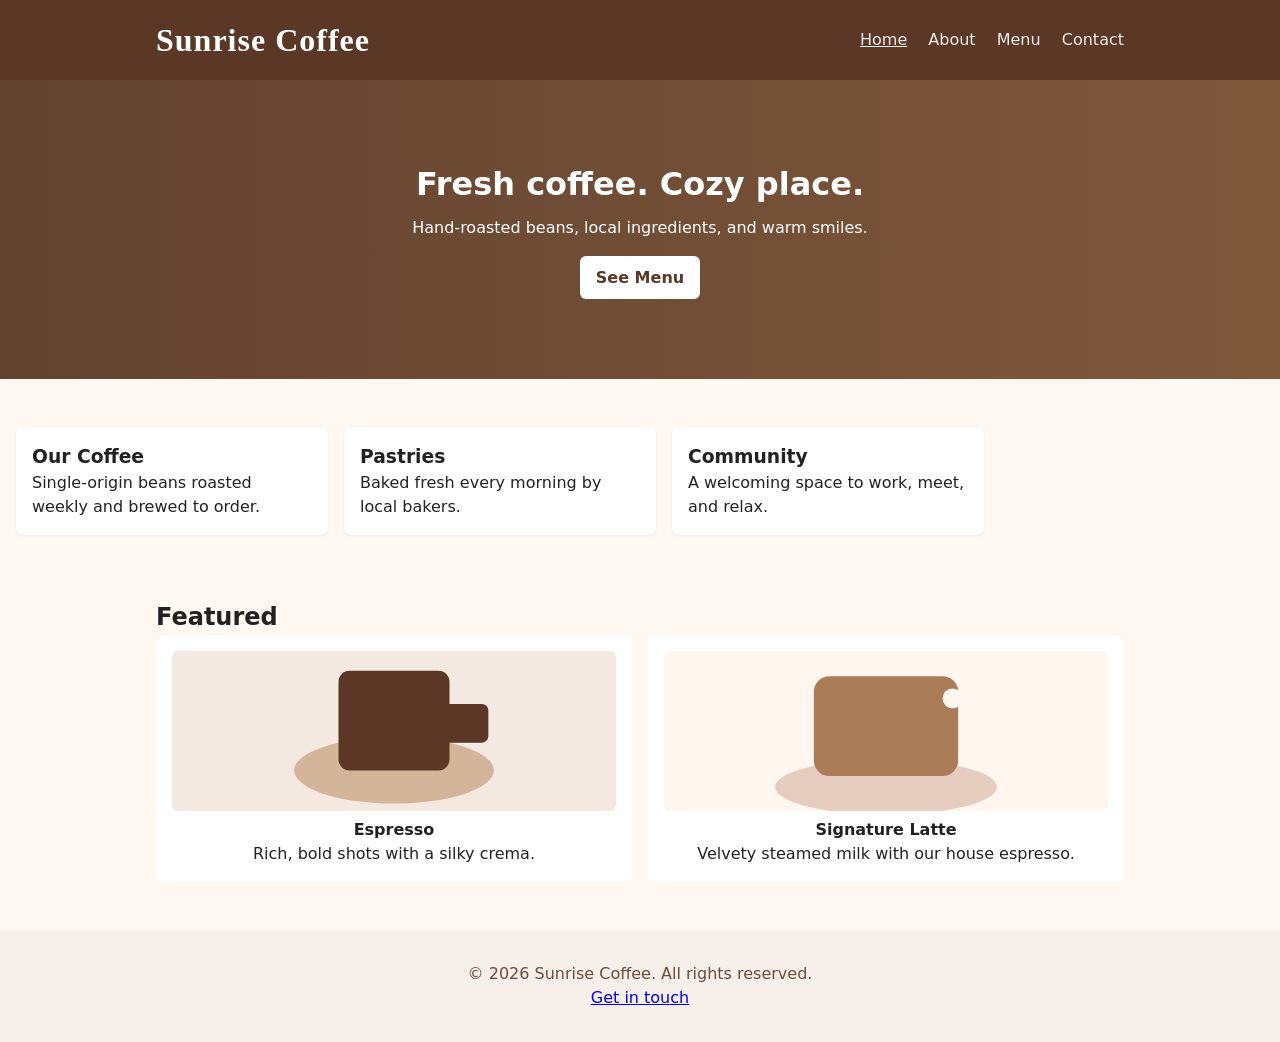
<file: index.html>
<!doctype html>
<html lang="en">
  <head>
    <meta charset="UTF-8" />
    <meta name="viewport" content="width=device-width, initial-scale=1.0" />
    <title>Sunrise Coffee — Home</title>
    <link rel="stylesheet" href="assets/css/styles.css">
  </head>
  <body>
    <header class="site-header">
      <div class="container">
        <h1 class="brand">Sunrise Coffee</h1>
        <nav>
          <a href="index.html" class="active">Home</a>
          <a href="About.html">About</a>
          <a href="menu.html">Menu</a>
          <a href="contact.html">Contact</a>
        </nav>
      </div>
    </header>

    <main>
      <section class="hero">
        <div class="container">
          <h2>Fresh coffee. Cozy place.</h2>
          <p>Hand-roasted beans, local ingredients, and warm smiles.</p>
          <a href="menu.html" class="btn">See Menu</a>
        </div>
      </section>

      <section class="features container">
        <article>
          <h3>Our Coffee</h3>
          <p>Single-origin beans roasted weekly and brewed to order.</p>
        </article>
        <article>
          <h3>Pastries</h3>
          <p>Baked fresh every morning by local bakers.</p>
        </article>
        <article>
          <h3>Community</h3>
          <p>A welcoming space to work, meet, and relax.</p>
        </article>
      </section>

      <section class="featured container">
        <h2>Featured</h2>
        <div class="cards">
          <div class="card">
            <img src="assets/images/espresso.svg" alt="Espresso">
            <h4>Espresso</h4>
            <p>Rich, bold shots with a silky crema.</p>
          </div>
          <div class="card">
            <img src="assets/images/latte.svg" alt="Latte">
            <h4>Signature Latte</h4>
            <p>Velvety steamed milk with our house espresso.</p>
          </div>
        </div>
      </section>
    </main>

    <footer class="site-footer">
      <div class="container">
        <p>&copy; 2026 Sunrise Coffee. All rights reserved.</p>
        <p><a href="contact.html">Get in touch</a></p>
      </div>
    </footer>
  </body>
</html>
</file>
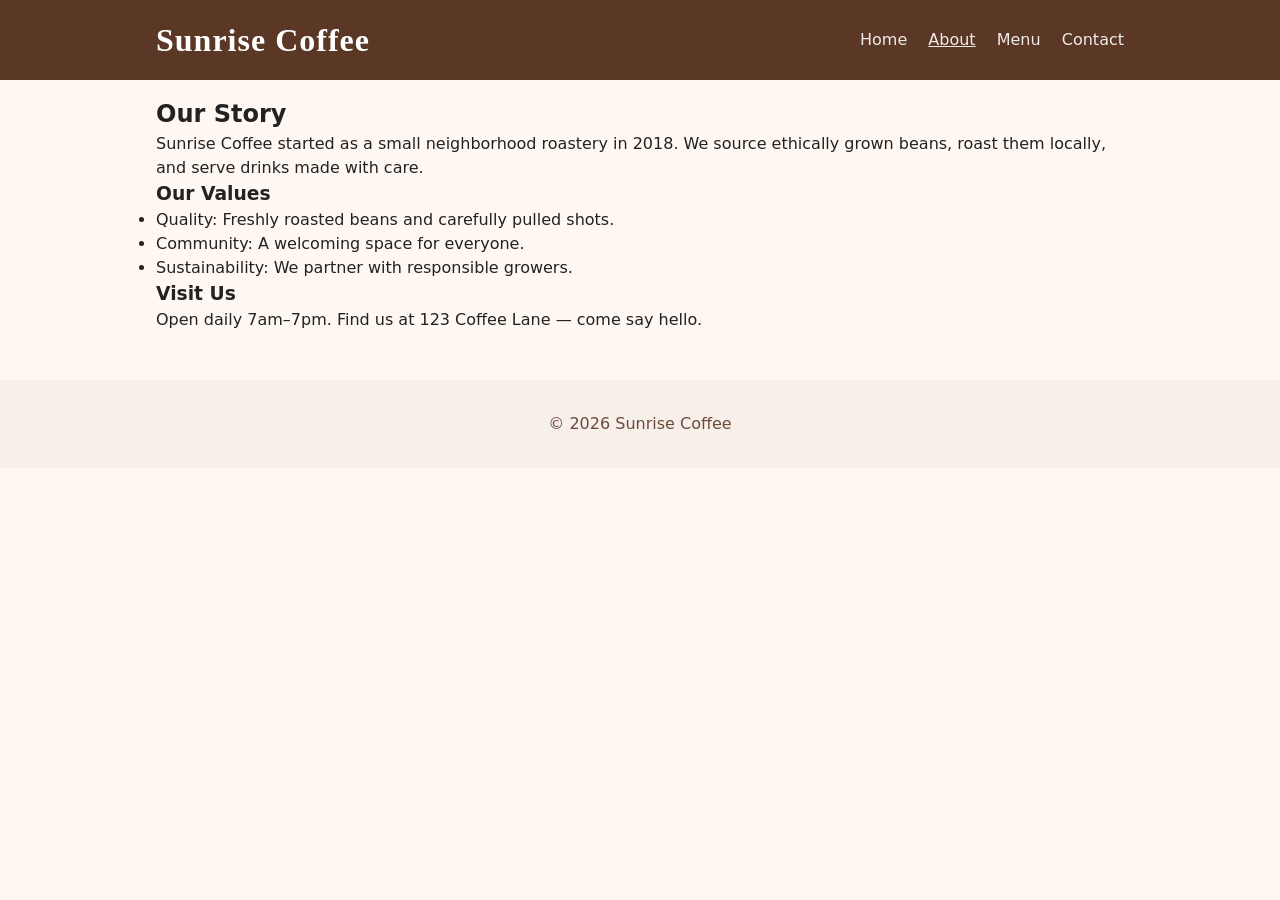
<file: About.html>
<!DOCTYPE html>
<html lang="en">
<head>
        <meta charset="UTF-8">
        <meta name="viewport" content="width=device-width, initial-scale=1.0">
        <title>About — Sunrise Coffee</title>
        <link rel="stylesheet" href="assets/css/styles.css">
    </head>
    <body>
        <header class="site-header">
            <div class="container">
                <h1 class="brand">Sunrise Coffee</h1>
                <nav>
                    <a href="index.html">Home</a>
                    <a href="About.html" class="active">About</a>
                    <a href="menu.html">Menu</a>
                    <a href="contact.html">Contact</a>
                </nav>
            </div>
        </header>

        <main class="container about">
            <h2>Our Story</h2>
            <p>Sunrise Coffee started as a small neighborhood roastery in 2018. We source ethically grown beans, roast them locally, and serve drinks made with care.</p>

            <h3>Our Values</h3>
            <ul>
                <li>Quality: Freshly roasted beans and carefully pulled shots.</li>
                <li>Community: A welcoming space for everyone.</li>
                <li>Sustainability: We partner with responsible growers.</li>
            </ul>

            <h3>Visit Us</h3>
            <p>Open daily 7am–7pm. Find us at 123 Coffee Lane — come say hello.</p>
        </main>

        <footer class="site-footer">
            <div class="container">
                <p>&copy; 2026 Sunrise Coffee</p>
            </div>
        </footer>

    </body>
</html>
</file>
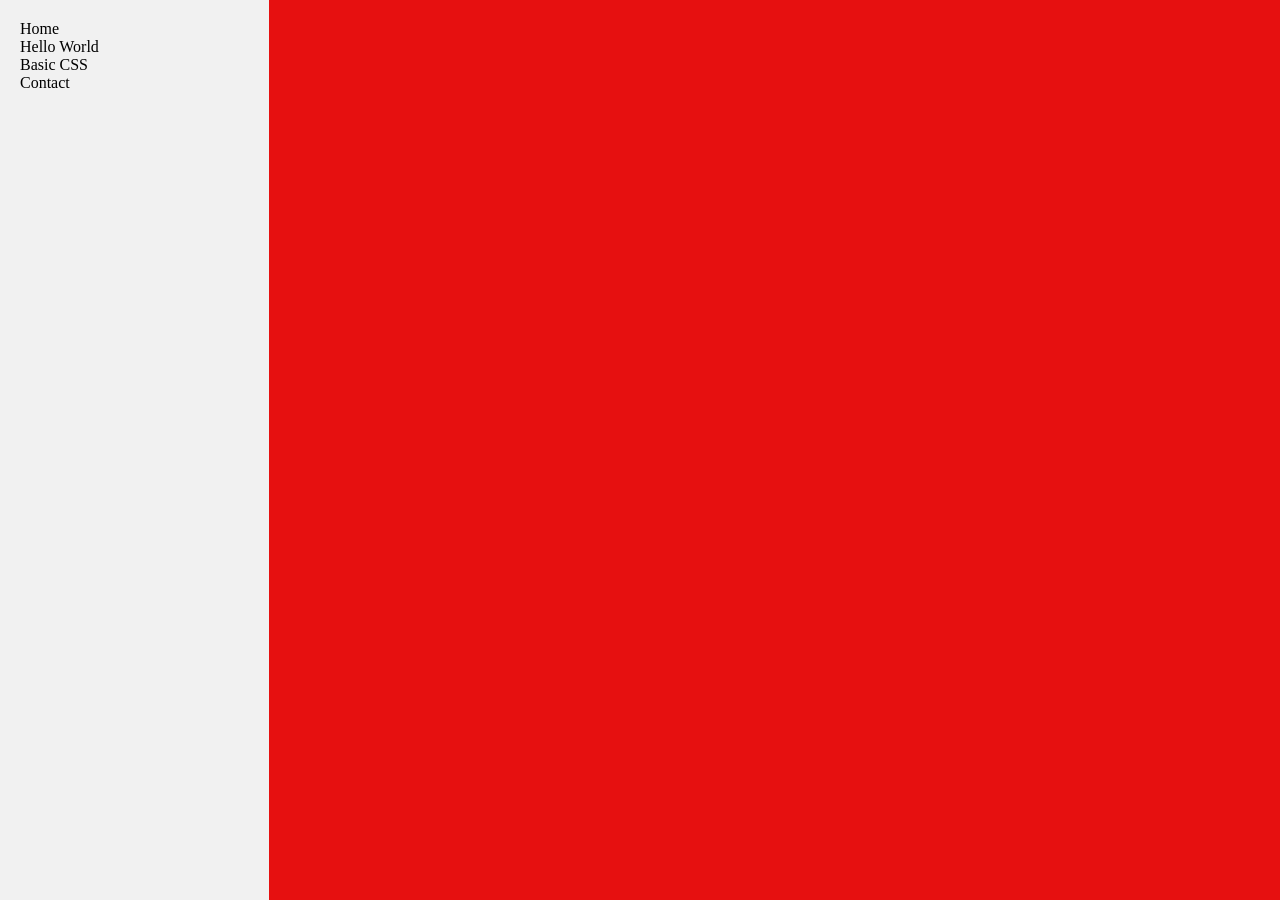
<file: basiccss.html>
<!doctype html>
<html lang="en">
  <head>
    <meta charset="UTF-8" />
    <meta name="viewport" content="width=device-width, initial-scale=1.0" />
    <title>Document</title>
  </head>
  <body>
    <style>
      ol{
        list-style-type: none;
        padding: 0;
        margin: 0;
      }
      a{
        text-decoration: none;
        color: black;
      }

      .left-panel{
        position: fixed;
        top: 0;
        left: 0;
        width: 20%;
        height: 100%;
        background-color: #f1f1f1;
        padding: 20px;
        overflow: scroll;
      }
       
      .right-panel{
        position: fixed;
        top: 0;
        left: 21%;
        width: 80%;
        height: 100%;
        background-color: #e61010;
        padding: 20px;
        overflow: scroll;
      }
      
    </style>


<div class="left-panel">
  <ol>
    <li><a href="index.html" target="mainFrame">Home</a></li>
    <li><a href="hello_world.html" target="mainFrame">Hello World</a></li>
    <li><a href="basiccss.html" target="mainFrame">Basic CSS</a></li>
    <li><a href="contact.html" target="mainFrame">Contact</a></li>
  </ol>
</div>

<div class="right-panel">

  <iframe src="" frameborder="0" name="mainFrame" width="100%" height="100%"  left="21%"></iframe>

</div>


  </body>
</html>
</file>
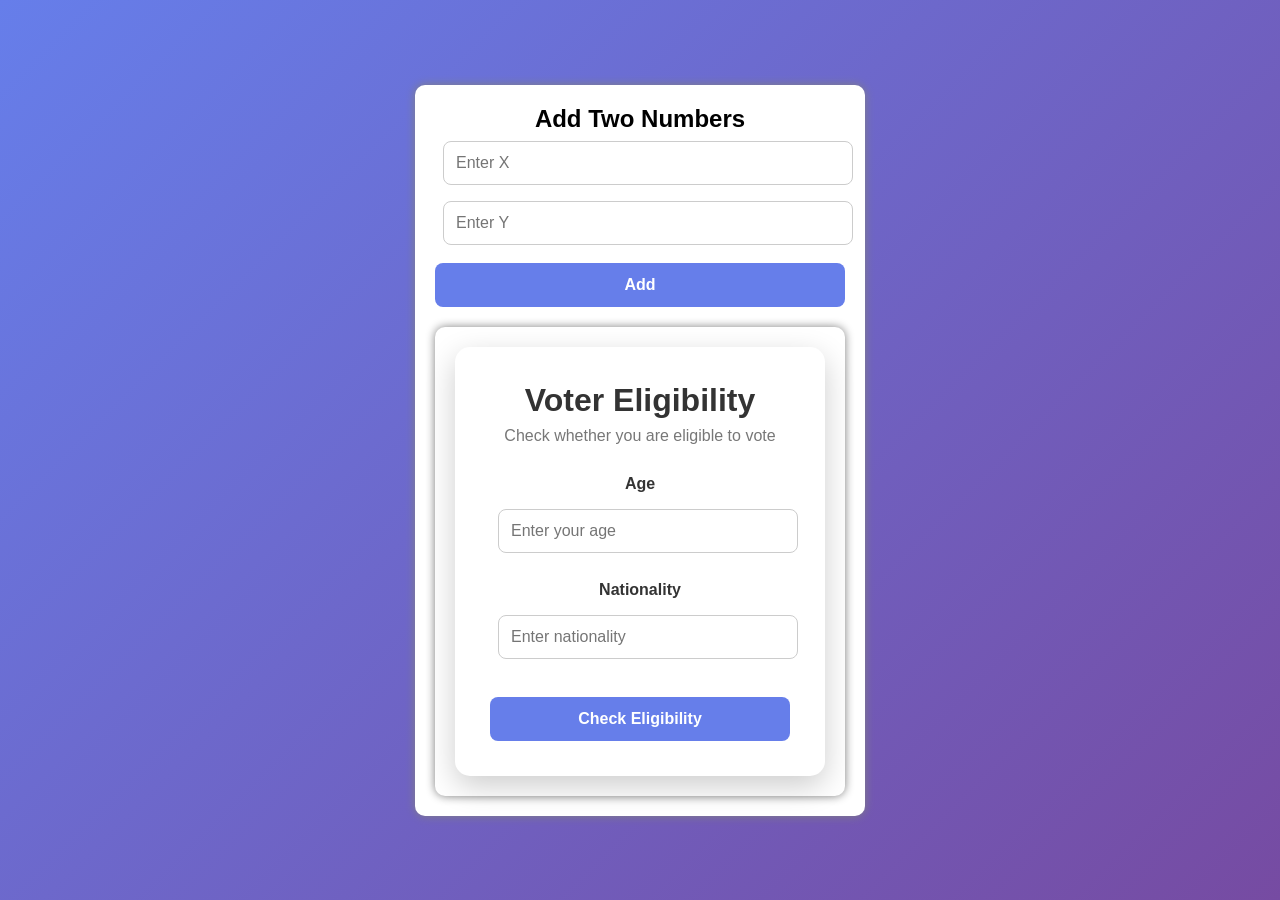
<file: be.html>
<!DOCTYPE html>
<html lang="en">
<head>
    <meta charset="UTF-8">
    <meta name="viewport" content="width=device-width, initial-scale=1.0">
    <title>Add Numbers</title>

    <style>
        body {
            font-family: Arial, sans-serif;
            background: #f2f2f2;
            display: flex;
            justify-content: center;
            align-items: center;
            height: 100vh;
        }

        .container {
            background: white;
            padding: 30px;
            width: 300px;
            text-align: center;
            border-radius: 10px;
            box-shadow: 0 0 10px gray;
        }

        input {
            width: 90%;
            padding: 10px;
            margin: 8px;
            font-size: 16px;
        }

        button {
            padding: 10px 25px;
            margin-top: 10px;
            background: #007bff;
            color: white;
            border: none;
            border-radius: 5px;
            cursor: pointer;
        }

        button:hover {
            background: #0056b3;
        }

        #result {
            margin-top: 20px;
            font-size: 20px;
            font-weight: bold;
        }

        * {
    margin: 0;
    padding: 0;
    box-sizing: border-box;
}

body {
    font-family: Arial, sans-serif;
    background: linear-gradient(135deg, #667eea, #764ba2);

    min-height: 100vh;

    display: flex;
    justify-content: center;
    align-items: center;
}

.container {
    width: 100%;
    max-width: 450px;
    padding: 20px;
}

.card {
    background: white;
    padding: 35px;

    border-radius: 15px;

    box-shadow: 0 10px 30px rgba(0, 0, 0, 0.2);
}

h1 {
    text-align: center;
    margin-bottom: 8px;
    color: #333;
}

.subtitle {
    text-align: center;
    color: #777;
    margin-bottom: 30px;
}

.form-group {
    margin-bottom: 20px;
}

label {
    display: block;
    margin-bottom: 8px;

    font-weight: bold;
    color: #333;
}

input {
    width: 100%;

    padding: 12px;

    border: 1px solid #ccc;
    border-radius: 8px;

    font-size: 16px;

    outline: none;
}

input:focus {
    border-color: #667eea;
}

button {
    width: 100%;

    padding: 13px;

    border: none;
    border-radius: 8px;

    background: #667eea;
    color: white;

    font-size: 16px;
    font-weight: bold;

    cursor: pointer;
}

button:hover {
    background: #5568d9;
}

.result {
    margin-top: 25px;

    padding: 15px;

    border-radius: 8px;

    text-align: center;

    font-size: 18px;
    font-weight: bold;

    display: none;
}
    </style>
</head>

<body>

<div class="container">

    <h2>Add Two Numbers</h2>

    <input type="number" id="x" placeholder="Enter X">

    <input type="number" id="y" placeholder="Enter Y">

    <button onclick="addNumbers()">Add</button>

    <div id="result"></div>

      <div class="container">

        <div class="card">

            <h1>Voter Eligibility</h1>
            <p class="subtitle">Check whether you are eligible to vote</p>

            <form id="voterForm">

                <div class="form-group">
                    <label for="age">Age</label>
                    <input
                        type="number"
                        id="age"
                        placeholder="Enter your age"
                        min="1"
                        required
                    >
                </div>

                <div class="form-group">
                    <label for="nationality">Nationality</label>
                    <input
                        type="text"
                        id="nationality"
                        placeholder="Enter nationality"
                        required
                    >
                </div>

                <button type="submit">
                    Check Eligibility
                </button>

            </form>

            <div id="resultTwo" class="result"></div>

</div>

<script>

    function addNumbers() {

        let x = document.getElementById("x").value;
        let y = document.getElementById("y").value;

        fetch(`http://localhost:8080/prc/add?x=${x}&y=${y}`)
            .then(response => response.json())
            .then(data => {

                document.getElementById("result").innerText =
                    "Result: " + data;

            })
            .catch(error => {

                console.error(error);

                document.getElementById("result").innerText =
                    "Error connecting to server";

            });
    }

    const voterForm = document.getElementById("voterForm");
const result = document.getElementById("resultTwo");

voterForm.addEventListener("submit", async function (event) {

    event.preventDefault();

    const age = document.getElementById("age").value;
    const nationality = document.getElementById("nationality").value;

    alert(`Age: ${age}, Nationality: ${nationality}`);
    const voterData = {
        age: Number(age),
        nationality: nationality
    };

    result.style.display = "block";
    result.innerHTML = "Checking...";

    try {

        const response = await fetch("http://localhost:8080/prc/voter", {
            method: "POST",

            headers: {
                "Content-Type": "application/json"
            },

            body: JSON.stringify(voterData)
        });

        alert("Response status:", response);
        if (!response.ok) {
            throw new Error("HTTP Error: " + response.status);
        }

        // Your API returns a String
        const data = await response.text();

        result.innerHTML = data;

    } catch (error) {

        console.error(error);

        result.innerHTML =
            "Unable to connect to the server.";

    }

});

</script>

</body>
</html>
</file>
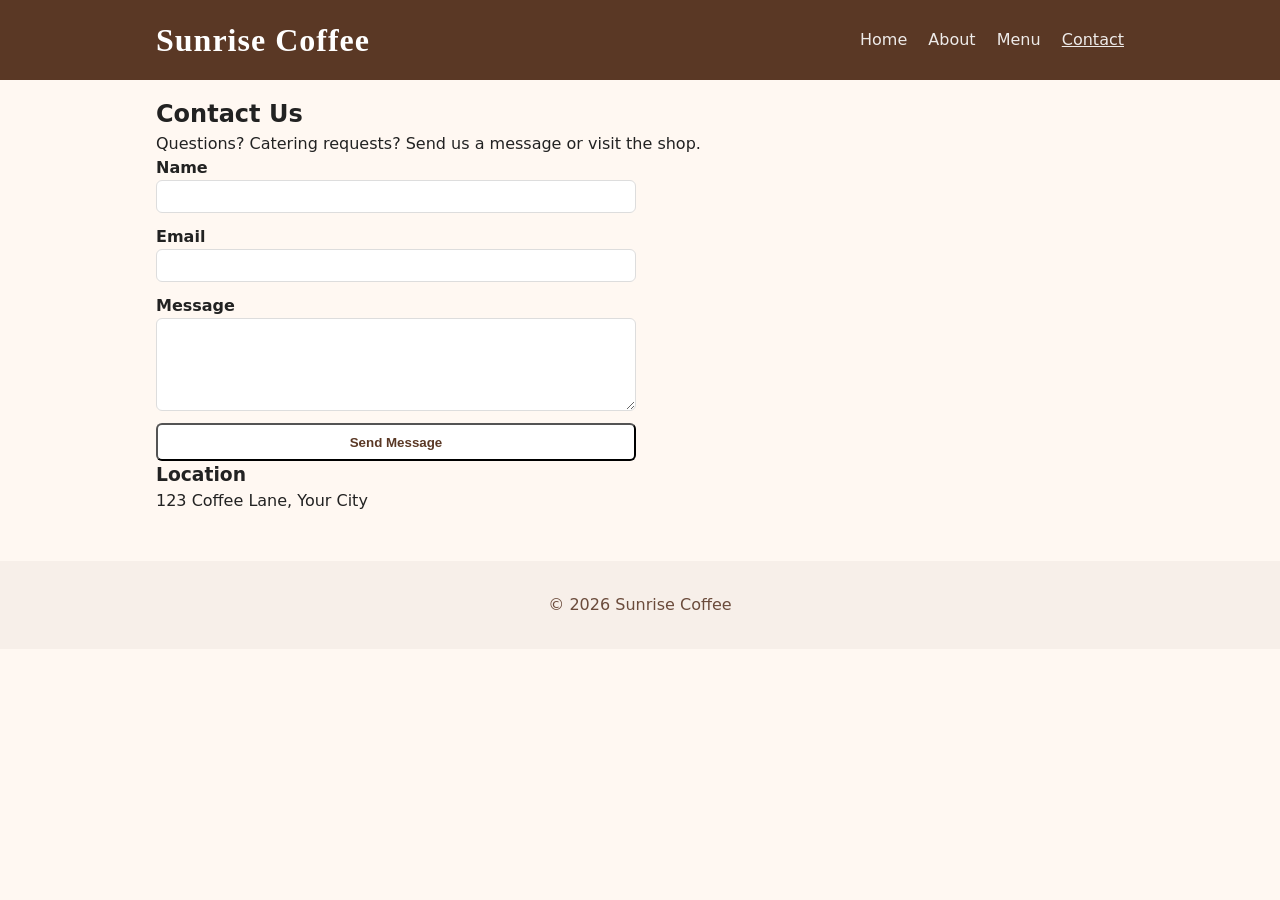
<file: contact.html>
<!doctype html>
<html lang="en">
  <head>
    <meta charset="utf-8" />
    <meta name="viewport" content="width=device-width, initial-scale=1" />
    <title>Contact — Sunrise Coffee</title>
    <link rel="stylesheet" href="assets/css/styles.css">
  </head>
  <body>
    <header class="site-header">
      <div class="container">
        <h1 class="brand">Sunrise Coffee</h1>
        <nav>
          <a href="index.html">Home</a>
          <a href="About.html">About</a>
          <a href="menu.html">Menu</a>
          <a href="contact.html" class="active">Contact</a>
        </nav>
      </div>
    </header>

    <main class="container contact">
      <h2>Contact Us</h2>
      <p>Questions? Catering requests? Send us a message or visit the shop.</p>

      <form action="#" class="contact-form">
        <label>Name<input type="text" name="name" required></label>
        <label>Email<input type="email" name="email" required></label>
        <label>Message<textarea name="message" rows="5" required></textarea></label>
        <button type="submit" class="btn">Send Message</button>
      </form>

      <h3>Location</h3>
      <p>123 Coffee Lane, Your City</p>
    </main>

    <footer class="site-footer">
      <div class="container">
        <p>&copy; 2026 Sunrise Coffee</p>
      </div>
    </footer>
  </body>
</html>
</file>
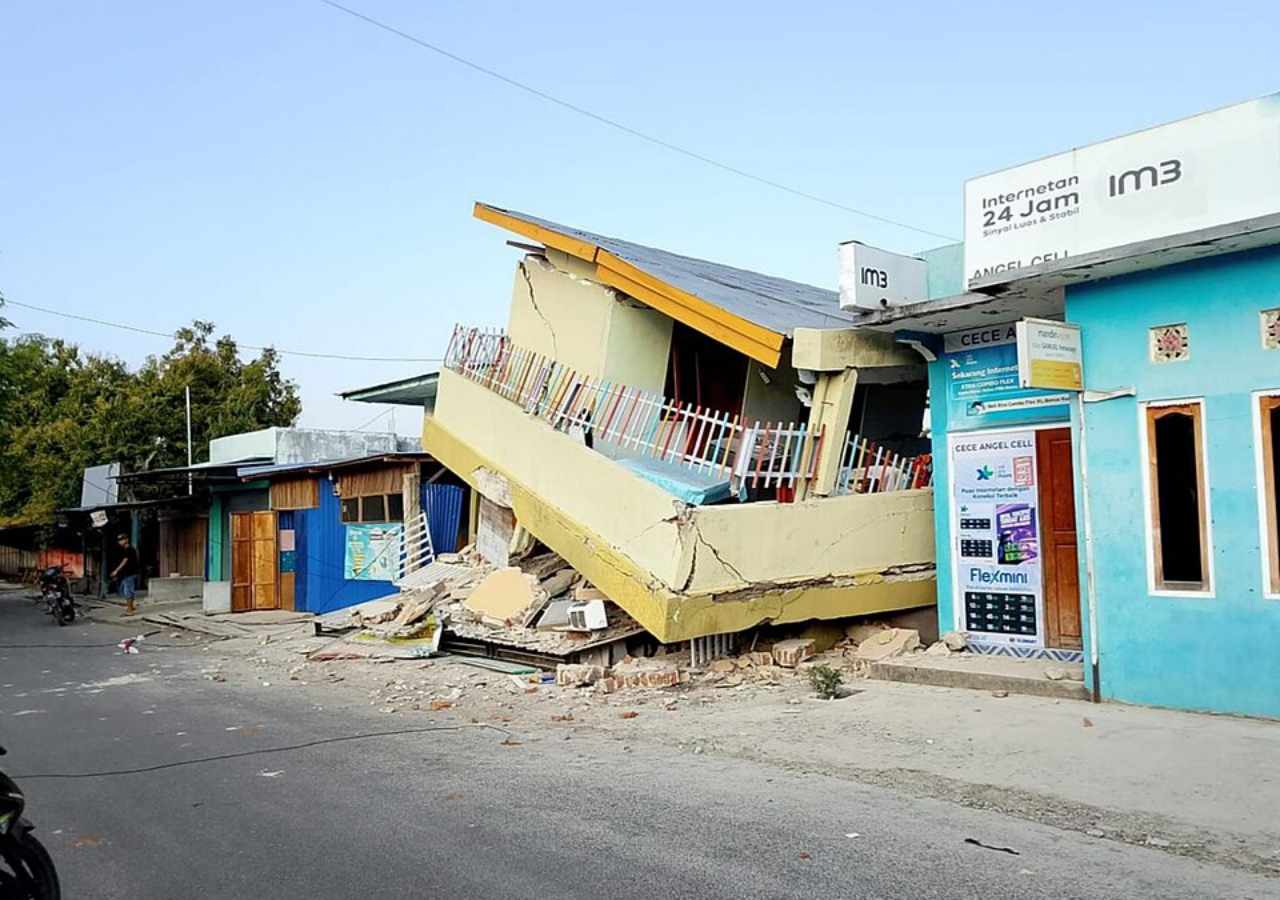
<file: hello_world.html>
<!DOCTYPE html>
<html lang="en">
<head>
    <meta charset="UTF-8">
    <meta name="viewport" content="width=device-width, initial-scale=1.0">
    <title>Document</title>
</head>
<body>
   <style>
    body{
        background-image: url(./assets/images/test_earthquake.jpg);
        background-size: cover;
    }
   </style>
    
</body>
</html>
</file>
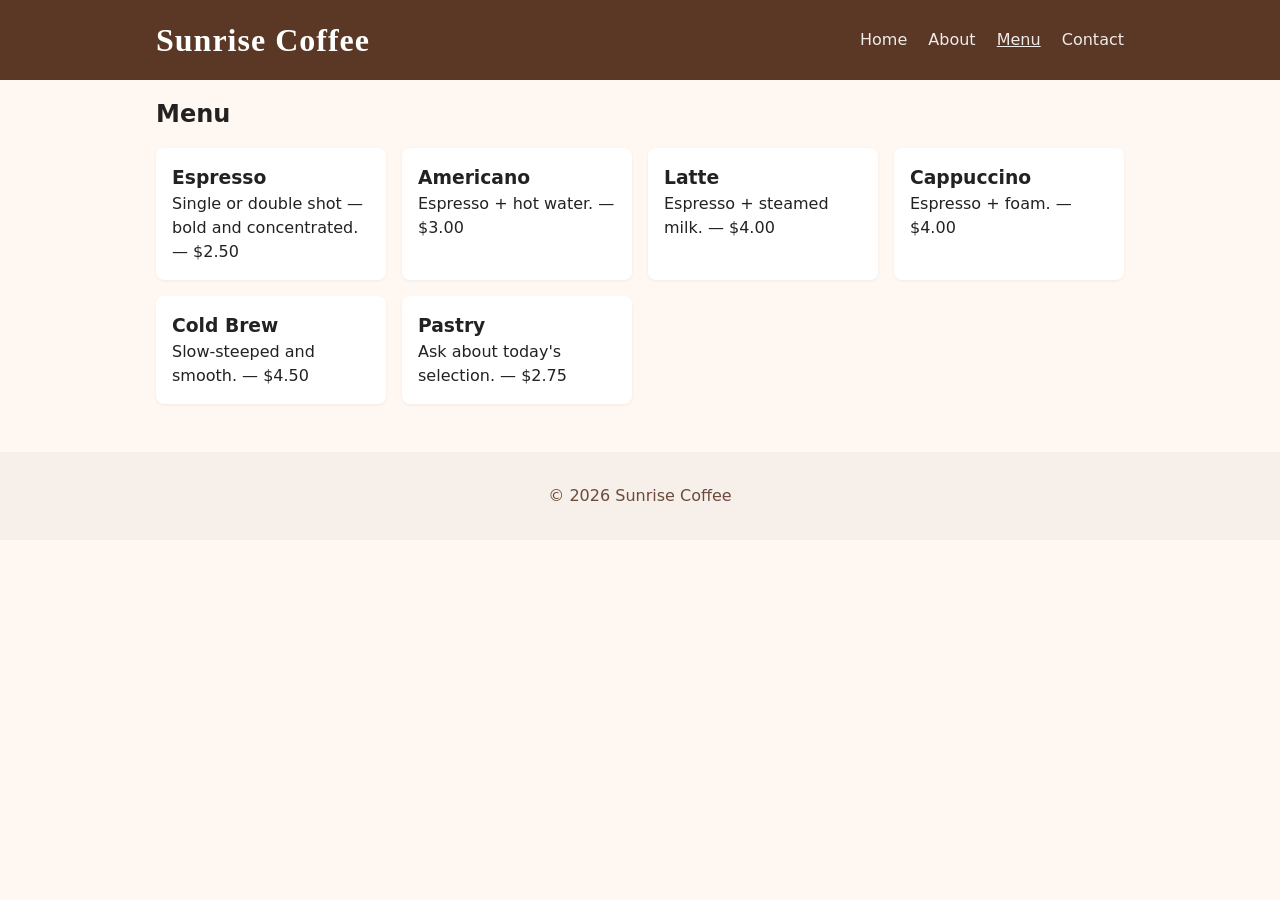
<file: menu.html>
<!doctype html>
<html lang="en">
  <head>
    <meta charset="utf-8" />
    <meta name="viewport" content="width=device-width, initial-scale=1" />
    <title>Menu — Sunrise Coffee</title>
    <link rel="stylesheet" href="assets/css/styles.css">
  </head>
  <body>
    <header class="site-header">
      <div class="container">
        <h1 class="brand">Sunrise Coffee</h1>
        <nav>
          <a href="index.html">Home</a>
          <a href="About.html">About</a>
          <a href="menu.html" class="active">Menu</a>
          <a href="contact.html">Contact</a>
        </nav>
      </div>
    </header>

    <main class="container">
      <h2>Menu</h2>
      <section class="menu-grid">
        <div class="menu-item">
          <h3>Espresso</h3>
          <p>Single or double shot — bold and concentrated. — $2.50</p>
        </div>
        <div class="menu-item">
          <h3>Americano</h3>
          <p>Espresso + hot water. — $3.00</p>
        </div>
        <div class="menu-item">
          <h3>Latte</h3>
          <p>Espresso + steamed milk. — $4.00</p>
        </div>
        <div class="menu-item">
          <h3>Cappuccino</h3>
          <p>Espresso + foam. — $4.00</p>
        </div>
        <div class="menu-item">
          <h3>Cold Brew</h3>
          <p>Slow-steeped and smooth. — $4.50</p>
        </div>
        <div class="menu-item">
          <h3>Pastry</h3>
          <p>Ask about today's selection. — $2.75</p>
        </div>
      </section>
    </main>

    <footer class="site-footer">
      <div class="container">
        <p>&copy; 2026 Sunrise Coffee</p>
      </div>
    </footer>
  </body>
</html>
</file>
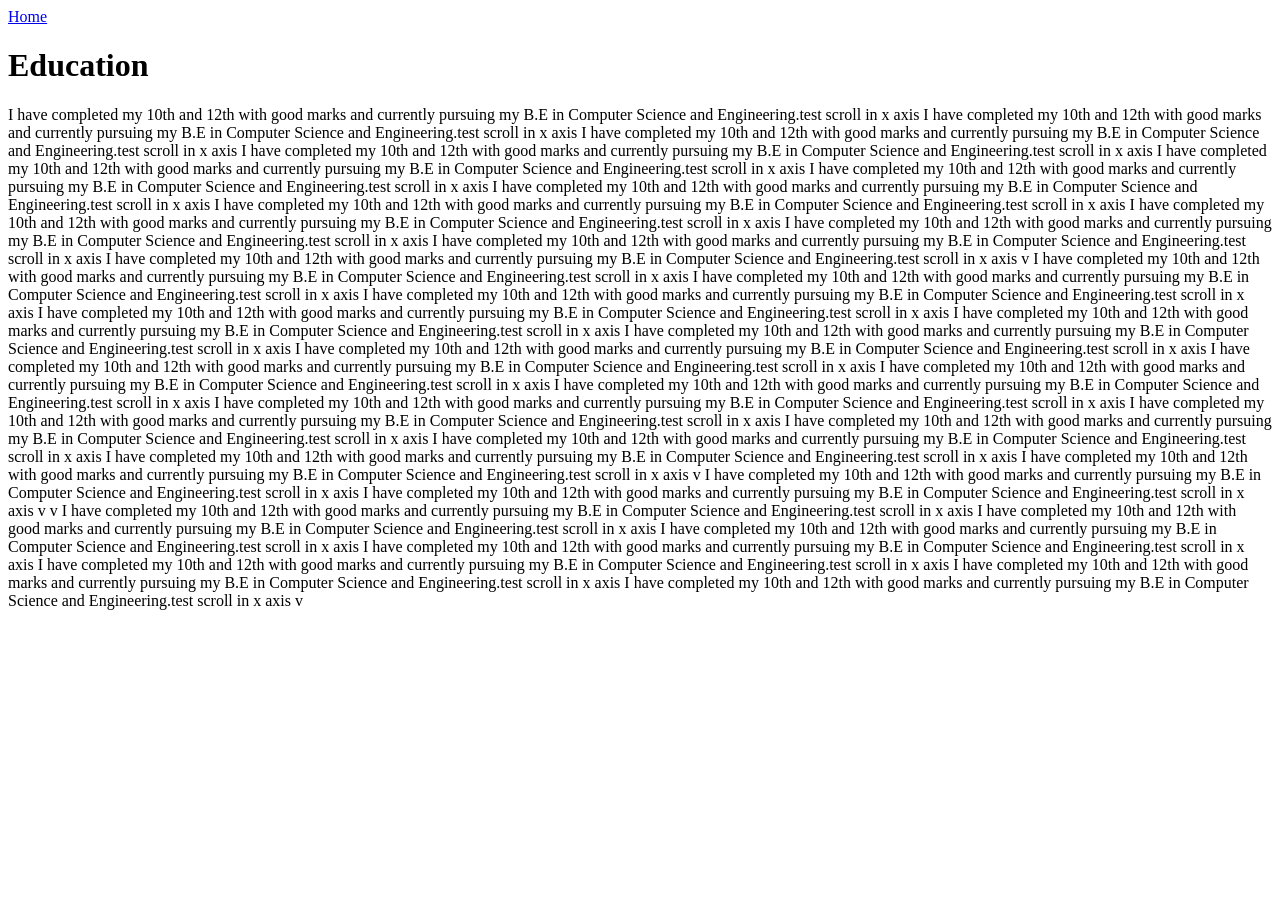
<file: Services/Education.html>
<!DOCTYPE html>
<html lang="en">
<head>
    <meta charset="UTF-8">
    <meta name="viewport" content="width=device-width, initial-scale=1.0">
    <title>Education</title>
</head>
<body>
<style>
    
</style>
    <a href="../index.html">Home</a>
   <h1>Education</h1>
    <p>
        I have completed my 10th and 12th with good marks and currently pursuing my B.E in Computer Science and Engineering.test scroll in x axis      I have completed my 10th and 12th with good marks and currently pursuing my B.E in Computer Science and Engineering.test scroll in x axis      I have completed my 10th and 12th with good marks and currently pursuing my B.E in Computer Science and Engineering.test scroll in x axis 
             I have completed my 10th and 12th with good marks and currently pursuing my B.E in Computer Science and Engineering.test scroll in x axis 
                  I have completed my 10th and 12th with good marks and currently pursuing my B.E in Computer Science and Engineering.test scroll in x axis 
                       I have completed my 10th and 12th with good marks and currently pursuing my B.E in Computer Science and Engineering.test scroll in x axis 
                            I have completed my 10th and 12th with good marks and currently pursuing my B.E in Computer Science and Engineering.test scroll in x axis 
                                 I have completed my 10th and 12th with good marks and currently pursuing my B.E in Computer Science and Engineering.test scroll in x axis 

                                      I have completed my 10th and 12th with good marks and currently pursuing my B.E in Computer Science and Engineering.test scroll in x axis 
                                           I have completed my 10th and 12th with good marks and currently pursuing my B.E in Computer Science and Engineering.test scroll in x axis 
                                                I have completed my 10th and 12th with good marks and currently pursuing my B.E in Computer Science and Engineering.test scroll in x axis 
                                                     I have completed my 10th and 12th with good marks and currently pursuing my B.E in Computer Science and Engineering.test scroll in x axis 
                                                     v

                                                          I have completed my 10th and 12th with good marks and currently pursuing my B.E in Computer Science and Engineering.test scroll in x axis 
                                                               I have completed my 10th and 12th with good marks and currently pursuing my B.E in Computer Science and Engineering.test scroll in x axis 
                                                                    I have completed my 10th and 12th with good marks and currently pursuing my B.E in Computer Science and Engineering.test scroll in x axis 

                                                                         I have completed my 10th and 12th with good marks and currently pursuing my B.E in Computer Science and Engineering.test scroll in x axis 
                                                                              I have completed my 10th and 12th with good marks and currently pursuing my B.E in Computer Science and Engineering.test scroll in x axis 

                                                                                   I have completed my 10th and 12th with good marks and currently pursuing my B.E in Computer Science and Engineering.test scroll in x axis 
                                                                                        I have completed my 10th and 12th with good marks and currently pursuing my B.E in Computer Science and Engineering.test scroll in x axis 
                                                                                             I have completed my 10th and 12th with good marks and currently pursuing my B.E in Computer Science and Engineering.test scroll in x axis 

                                                                                                  I have completed my 10th and 12th with good marks and currently pursuing my B.E in Computer Science and Engineering.test scroll in x axis 
                                                                                                       I have completed my 10th and 12th with good marks and currently pursuing my B.E in Computer Science and Engineering.test scroll in x axis 
                                                                                                            I have completed my 10th and 12th with good marks and currently pursuing my B.E in Computer Science and Engineering.test scroll in x axis 
                                                                                                                 I have completed my 10th and 12th with good marks and currently pursuing my B.E in Computer Science and Engineering.test scroll in x axis 
                                                                                                                      I have completed my 10th and 12th with good marks and currently pursuing my B.E in Computer Science and Engineering.test scroll in x axis 
                                                                                                                           I have completed my 10th and 12th with good marks and currently pursuing my B.E in Computer Science and Engineering.test scroll in x axis 
                                                                                                                                I have completed my 10th and 12th with good marks and currently pursuing my B.E in Computer Science and Engineering.test scroll in x axis 
                                                                                                                                     I have completed my 10th and 12th with good marks and currently pursuing my B.E in Computer Science and Engineering.test scroll in x axis 
                                                                                                                                     v
                                                                                                                                          I have completed my 10th and 12th with good marks and currently pursuing my B.E in Computer Science and Engineering.test scroll in x axis 
                                                                                                                                               I have completed my 10th and 12th with good marks and currently pursuing my B.E in Computer Science and Engineering.test scroll in x axis 
                                                                                                                                               v
                                                                                                                                               v
                                                                                                                                                    I have completed my 10th and 12th with good marks and currently pursuing my B.E in Computer Science and Engineering.test scroll in x axis 
                                                                                                                                                         I have completed my 10th and 12th with good marks and currently pursuing my B.E in Computer Science and Engineering.test scroll in x axis 
                                                                                                                                                              I have completed my 10th and 12th with good marks and currently pursuing my B.E in Computer Science and Engineering.test scroll in x axis 
                                                                                                                                                                   I have completed my 10th and 12th with good marks and currently pursuing my B.E in Computer Science and Engineering.test scroll in x axis 

                                                                                                                                                                        I have completed my 10th and 12th with good marks and currently pursuing my B.E in Computer Science and Engineering.test scroll in x axis 
                                                                                                                                                                             I have completed my 10th and 12th with good marks and currently pursuing my B.E in Computer Science and Engineering.test scroll in x axis 
                                                                                                                                                                                  I have completed my 10th and 12th with good marks and currently pursuing my B.E in Computer Science and Engineering.test scroll in x axis 

                                                                                                                                                                                  v
                                                                                                                                                                                  
                                                                                                                                                                                  

    </p>

    <video src="https://youtu.be/qz0aGYrrlhU?si=bM47qKIK3Yysk9U5"></video>
</body>
</html>
</file>
<file: assets/css/styles.css>
/* Basic reset */
* { box-sizing: border-box; margin: 0; padding: 0; }
body { font-family: system-ui, -apple-system, 'Segoe UI', Roboto, Arial, sans-serif; line-height: 1.5; color: #222; background: #fff8f2; }
.container { max-width: 1000px; margin: 0 auto; padding: 1rem; }

.site-header { background: #5a3825; color: #fff; }
.site-header .container { display: flex; align-items: center; justify-content: space-between; padding: 1rem; }
.brand { font-family: 'Georgia', serif; letter-spacing: 1px; }
nav a { color: #fff; margin-left: 1rem; text-decoration: none; opacity: .9; }
nav a.active { text-decoration: underline; }

.hero { background: linear-gradient(90deg, rgba(90,56,37,.95), rgba(120,80,50,.95)); color: #fff; padding: 4rem 0; text-align: center; }
.hero h2 { font-size: 2rem; margin-bottom: .5rem; }
.hero p { margin-bottom: 1rem; }
.btn { display: inline-block; background: #fff; color: #5a3825; padding: .6rem 1rem; border-radius: 6px; text-decoration: none; font-weight: 600; }

.features { display: flex; gap: 1rem; margin: 2rem 0; }
.features article { flex: 1; background: #fff; padding: 1rem; border-radius: 8px; box-shadow: 0 1px 3px rgba(0,0,0,.05); }

.featured .cards { display: flex; gap: 1rem; }
.card { background: #fff; padding: 1rem; border-radius: 8px; flex: 1; text-align: center; }
.card img { width: 100%; height: 160px; object-fit: cover; border-radius: 6px; }

.menu-grid { display: grid; grid-template-columns: repeat(auto-fit, minmax(220px, 1fr)); gap: 1rem; margin-top: 1rem; }
.menu-item { background: #fff; padding: 1rem; border-radius: 8px; box-shadow: 0 1px 3px rgba(0,0,0,.06); }

.contact-form { display: grid; gap: .75rem; max-width: 480px; }
.contact-form label { display: flex; flex-direction: column; font-weight: 600; }
.contact-form input, .contact-form textarea { padding: .5rem; border: 1px solid #ddd; border-radius: 6px; }

.site-footer { background: #f7efe9; padding: 1rem 0; margin-top: 2rem; }
.site-footer p { text-align: center; color: #6b4b3b; }

@media (max-width: 700px) {
  .features { flex-direction: column; }
  .site-header .container { flex-direction: column; gap: .5rem; }
}
</file>
